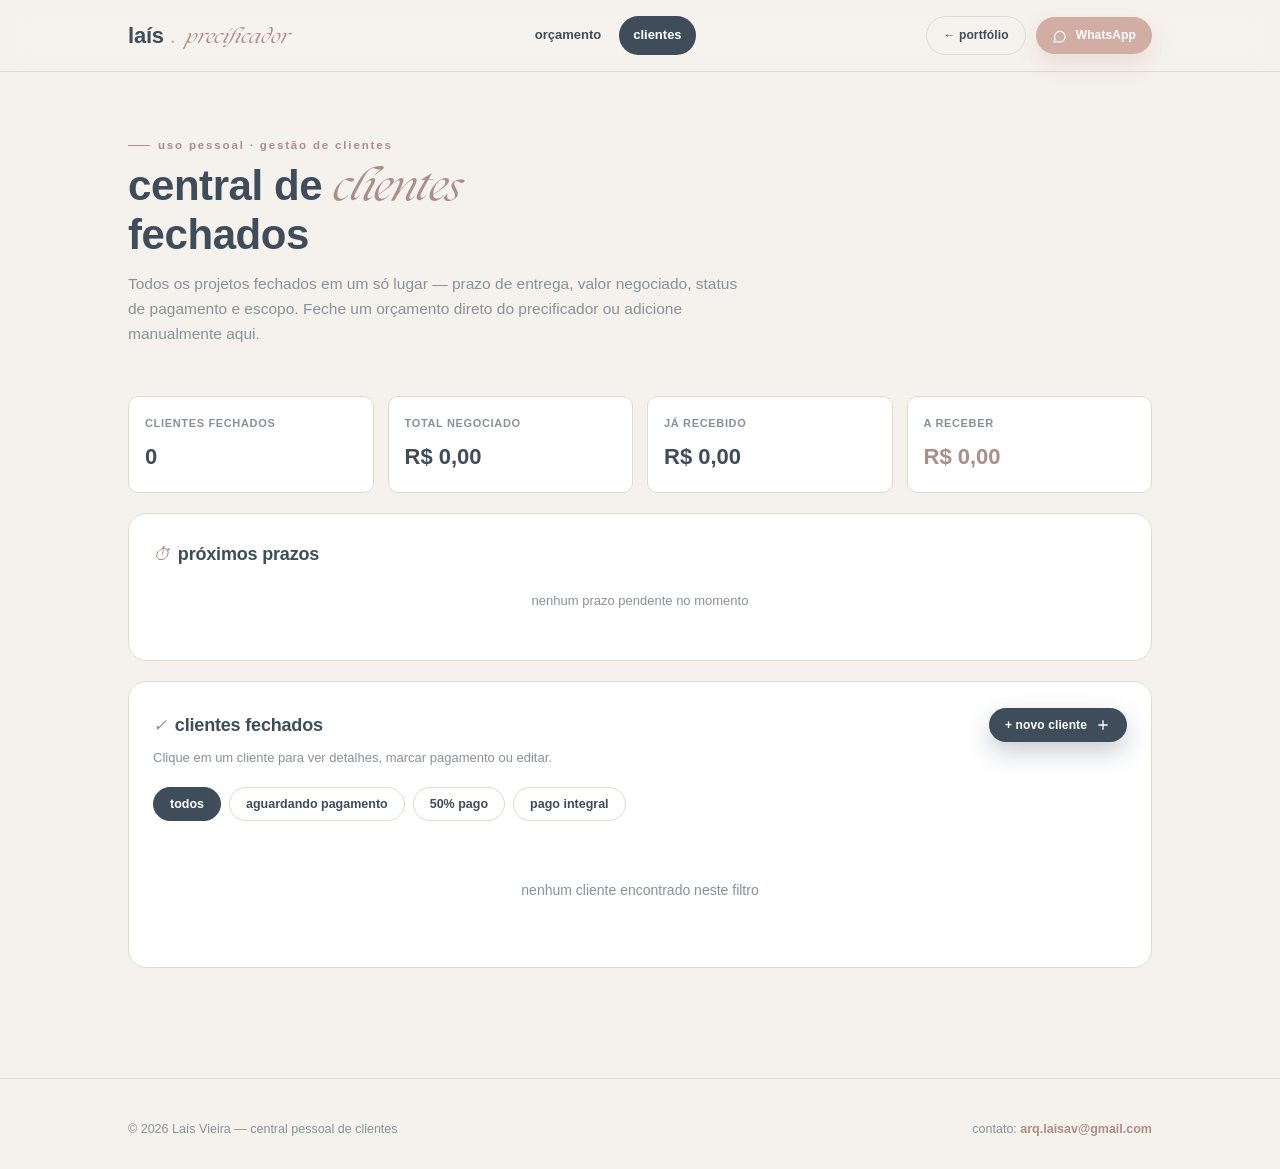
<file: clientes.html>
<!DOCTYPE html>
<html lang="pt-BR">
<head>
<meta charset="UTF-8">
<meta name="viewport" content="width=device-width, initial-scale=1.0">
<title>Central de Clientes — Laís Vieira</title>
<meta name="description" content="Central pessoal de Laís Vieira para acompanhar clientes fechados, prazos e pagamentos.">
<link rel="icon" href="data:image/svg+xml,%3Csvg xmlns='http://www.w3.org/2000/svg' viewBox='0 0 100 100'%3E%3Crect width='100' height='100' rx='24' fill='%234b5e6c'/%3E%3Ctext x='50' y='68' font-size='58' font-family='Georgia,serif' font-style='italic' fill='%23f5f2ee' text-anchor='middle'%3El%3C/text%3E%3C/svg%3E">
<link rel="stylesheet" href="precificador.css">
<link rel="stylesheet" href="clientes.css">
</head>
<body>

<header class="site-header">
  <div class="wrap">
    <a href="index.html" class="brand"><b>laís</b><span class="dot">.</span><span class="tag">precificador</span></a>
    <nav class="header-nav">
      <a href="precificador.html">orçamento</a>
      <a href="clientes.html" class="active">clientes</a>
    </nav>
    <div class="header-actions">
      <a href="index.html" class="btn btn-ghost btn-sm">← portfólio</a>
      <a href="https://api.whatsapp.com/send?phone=5511969288192" target="_blank" rel="noopener" class="btn btn-accent btn-sm">
        <svg viewBox="0 0 24 24" fill="none" stroke="currentColor" stroke-width="1.8"><path d="M3 21l1.5-4.5A8 8 0 1 1 8 20.2L3 21z"/></svg>
        WhatsApp
      </a>
    </div>
  </div>
</header>

<main>
  <section class="hero">
    <div class="wrap">
      <span class="eyebrow">uso pessoal · gestão de clientes</span>
      <h1>central de <em>clientes</em><br>fechados</h1>
      <p class="lead">Todos os projetos fechados em um só lugar — prazo de entrega, valor negociado, status de pagamento e escopo. Feche um orçamento direto do precificador ou adicione manualmente aqui.</p>
    </div>
  </section>

  <section class="tool">
    <div class="wrap">

      <!-- ===================== RESUMO ===================== -->
      <div class="stats-row" id="stats-row"></div>

      <!-- ===================== PRÓXIMOS PRAZOS ===================== -->
      <div class="card" id="deadlines-card" style="margin-bottom:20px">
        <h2><span class="n">⏱</span>próximos prazos</h2>
        <div class="deadlines-list" id="deadlines-list"></div>
      </div>

      <!-- ===================== LISTA DE CLIENTES ===================== -->
      <div class="card">
        <div class="clients-head">
          <h2><span class="n">✓</span>clientes fechados</h2>
          <button class="btn btn-primary btn-sm" id="btn-new-client">
            + novo cliente
            <svg viewBox="0 0 24 24" fill="none" stroke="currentColor" stroke-width="2"><path d="M12 5v14M5 12h14"/></svg>
          </button>
        </div>
        <p class="hint">Clique em um cliente para ver detalhes, marcar pagamento ou editar.</p>

        <div class="filters-row">
          <div class="chip-group" id="status-filter">
            <button class="chip active" data-val="todos">todos</button>
            <button class="chip" data-val="aberto">aguardando pagamento</button>
            <button class="chip" data-val="parcial">50% pago</button>
            <button class="chip" data-val="pago">pago integral</button>
          </div>
        </div>

        <div class="client-list" id="client-list"></div>
      </div>

    </div>
  </section>
</main>

<footer class="site-footer">
  <div class="wrap">
    <p>© 2026 Laís Vieira — central pessoal de clientes</p>
    <p>contato: <a href="mailto:arq.laisav@gmail.com">arq.laisav@gmail.com</a></p>
  </div>
</footer>

<!-- MODAL: novo/editar cliente -->
<div class="modal-overlay" id="client-form-overlay">
  <div class="modal">
    <h3 id="client-form-title">novo cliente</h3>
    <p class="mhint">Preencha os dados do projeto fechado para acompanhar prazo e pagamento.</p>
    <div class="field"><label>Nome do cliente</label><input type="text" id="f-nome" placeholder="ex: João Pereira"></div>
    <div class="row2">
      <div class="field"><label>Data de fechamento</label><input type="date" id="f-data"></div>
      <div class="field"><label>Prazo de entrega</label><input type="date" id="f-prazo"></div>
    </div>
    <div class="row2">
      <div class="field"><label>Valor da proposta</label><input type="number" id="f-valor-proposta" step="1"></div>
      <div class="field"><label>Valor negociado</label><input type="number" id="f-valor-negociado" step="1"></div>
    </div>
    <div class="field"><label>Escopo / descrição</label><textarea id="f-escopo"></textarea></div>
    <div class="row2">
      <label class="check-item"><input type="checkbox" id="f-pago50"><span class="ci-label">50% pago (entrada)</span></label>
      <label class="check-item"><input type="checkbox" id="f-pagototal"><span class="ci-label">pago integral</span></label>
    </div>
    <div class="modal-actions">
      <button class="btn btn-ghost" id="btn-cancel-form">cancelar</button>
      <button class="btn btn-primary" id="btn-save-form">salvar</button>
    </div>
  </div>
</div>

<!-- MODAL: detalhes do cliente -->
<div class="modal-overlay" id="client-detail-overlay">
  <div class="modal" id="client-detail-body"></div>
</div>

<div class="toast" id="toast"></div>

<script src="clientes.js"></script>
</body>
</html>
</file>
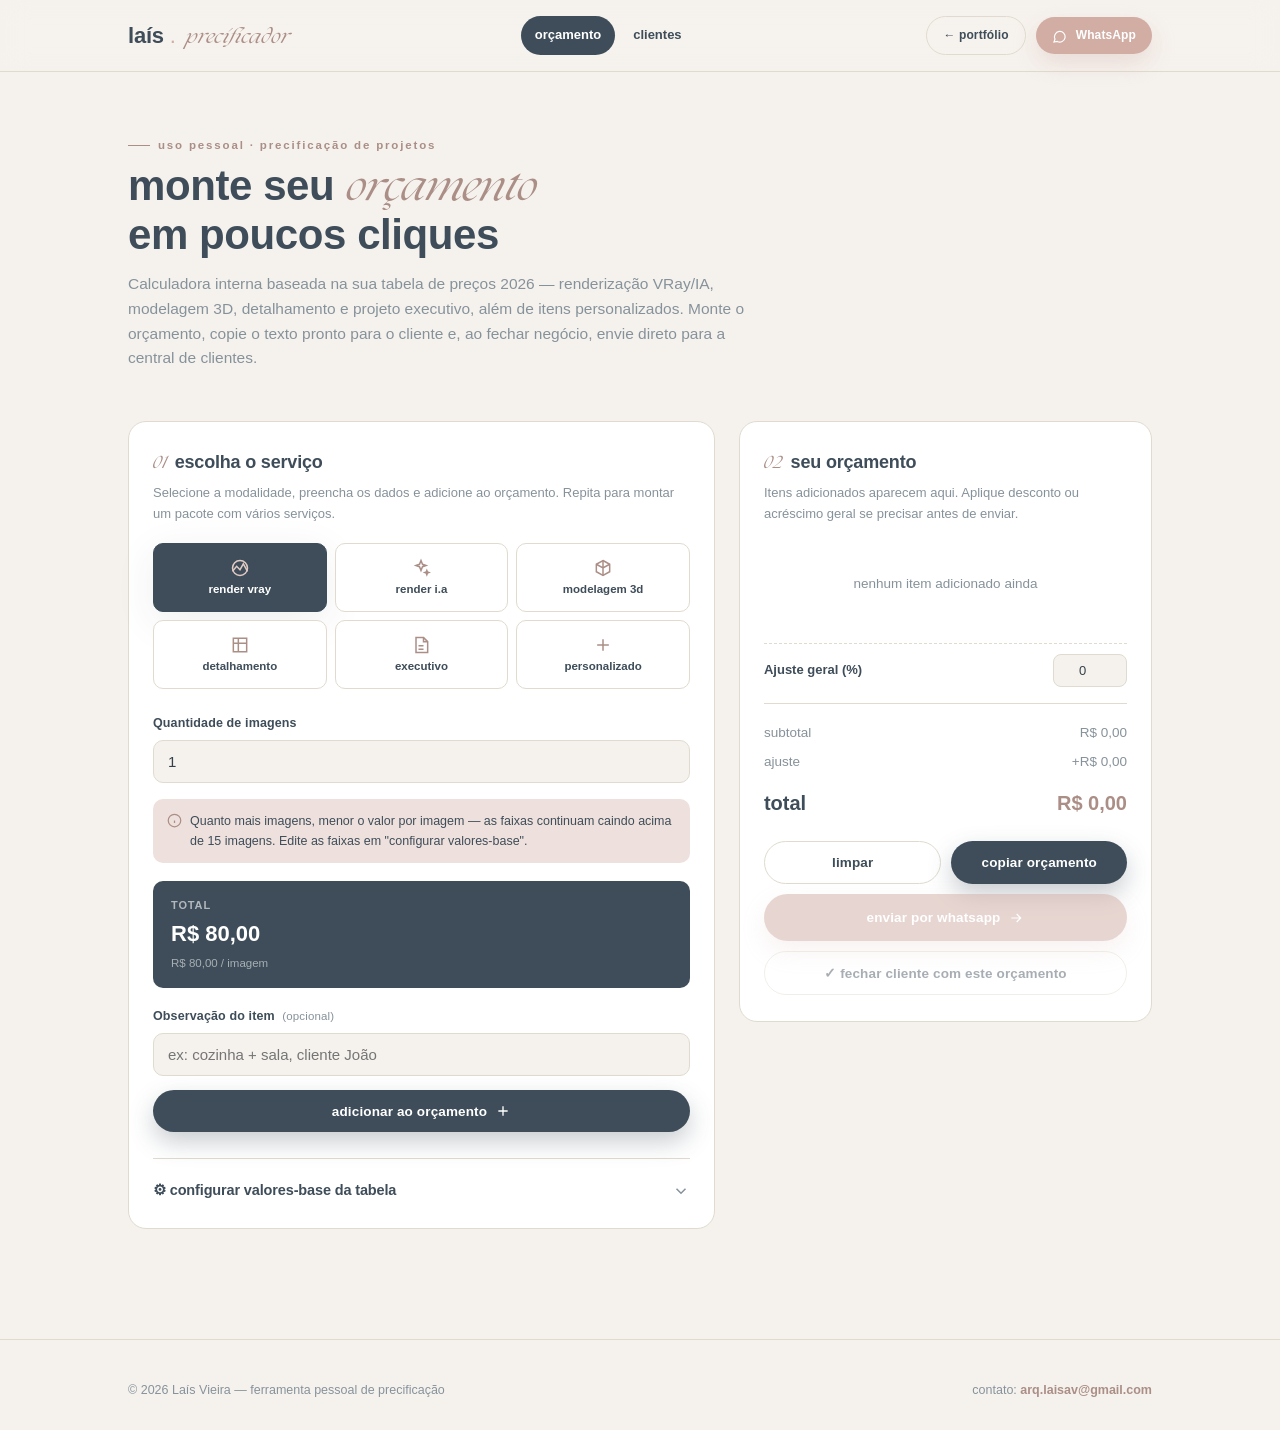
<file: precificador.html>
<!DOCTYPE html>
<html lang="pt-BR">
<head>
<meta charset="UTF-8">
<meta name="viewport" content="width=device-width, initial-scale=1.0">
<title>Precificador — Laís Vieira</title>
<meta name="description" content="Ferramenta pessoal de Laís Vieira para precificar renderização, modelagem 3D, detalhamento e projeto executivo.">
<link rel="icon" href="data:image/svg+xml,%3Csvg xmlns='http://www.w3.org/2000/svg' viewBox='0 0 100 100'%3E%3Crect width='100' height='100' rx='24' fill='%234b5e6c'/%3E%3Ctext x='50' y='68' font-size='58' font-family='Georgia,serif' font-style='italic' fill='%23f5f2ee' text-anchor='middle'%3El%3C/text%3E%3C/svg%3E">
<link rel="stylesheet" href="precificador.css">
</head>
<body>

<header class="site-header">
  <div class="wrap">
    <a href="index.html" class="brand"><b>laís</b><span class="dot">.</span><span class="tag">precificador</span></a>
    <nav class="header-nav">
      <a href="precificador.html" class="active">orçamento</a>
      <a href="clientes.html">clientes</a>
    </nav>
    <div class="header-actions">
      <a href="index.html" class="btn btn-ghost btn-sm">← portfólio</a>
      <a href="https://api.whatsapp.com/send?phone=5511969288192" target="_blank" rel="noopener" class="btn btn-accent btn-sm">
        <svg viewBox="0 0 24 24" fill="none" stroke="currentColor" stroke-width="1.8"><path d="M3 21l1.5-4.5A8 8 0 1 1 8 20.2L3 21z"/></svg>
        WhatsApp
      </a>
    </div>
  </div>
</header>

<main>
  <section class="hero">
    <div class="wrap">
      <span class="eyebrow">uso pessoal · precificação de projetos</span>
      <h1>monte seu <em>orçamento</em><br>em poucos cliques</h1>
      <p class="lead">Calculadora interna baseada na sua tabela de preços 2026 — renderização VRay/IA, modelagem 3D, detalhamento e projeto executivo, além de itens personalizados. Monte o orçamento, copie o texto pronto para o cliente e, ao fechar negócio, envie direto para a central de clientes.</p>
    </div>
  </section>

  <section class="tool">
    <div class="wrap tool-grid">

      <!-- ===================== CALCULADORA ===================== -->
      <div class="card">
        <h2><span class="n">01</span>escolha o serviço</h2>
        <p class="hint">Selecione a modalidade, preencha os dados e adicione ao orçamento. Repita para montar um pacote com vários serviços.</p>

        <div class="tabs" id="tabs">
          <button class="tab-btn active" data-tab="vray">
            <svg class="ic" viewBox="0 0 24 24" fill="none" stroke="currentColor" stroke-width="1.8"><path d="M3 16l5-6 4 4 4-7 5 9"/><circle cx="12" cy="12" r="9"/></svg>
            render vray
          </button>
          <button class="tab-btn" data-tab="ia">
            <svg class="ic" viewBox="0 0 24 24" fill="none" stroke="currentColor" stroke-width="1.8"><path d="M12 3l1.8 4.6L18 9l-4.2 1.4L12 15l-1.8-4.6L6 9l4.2-1.4L12 3z"/><path d="M19 15l.7 1.8L21.5 17.5l-1.8.7-.7 1.8-.7-1.8-1.8-.7 1.8-.7.7-1.8z"/></svg>
            render i.a
          </button>
          <button class="tab-btn" data-tab="modelagem">
            <svg class="ic" viewBox="0 0 24 24" fill="none" stroke="currentColor" stroke-width="1.8"><path d="M12 3l8 4.5v9L12 21l-8-4.5v-9L12 3z"/><path d="M12 3v18M4 7.5l8 4.5 8-4.5"/></svg>
            modelagem 3d
          </button>
          <button class="tab-btn" data-tab="detalhamento">
            <svg class="ic" viewBox="0 0 24 24" fill="none" stroke="currentColor" stroke-width="1.8"><path d="M4 4h16v16H4z"/><path d="M4 10h16M10 4v16"/></svg>
            detalhamento
          </button>
          <button class="tab-btn" data-tab="executivo">
            <svg class="ic" viewBox="0 0 24 24" fill="none" stroke="currentColor" stroke-width="1.8"><path d="M6 3h9l5 5v13H6z"/><path d="M15 3v5h5M9 13h6M9 17h6"/></svg>
            executivo
          </button>
          <button class="tab-btn" data-tab="custom">
            <svg class="ic" viewBox="0 0 24 24" fill="none" stroke="currentColor" stroke-width="1.8"><path d="M12 5v14M5 12h14"/></svg>
            personalizado
          </button>
        </div>

        <!-- RENDER VRAY -->
        <div class="pane active" data-pane="vray">
          <div class="field">
            <label>Quantidade de imagens</label>
            <input type="number" id="vray-qtd" min="1" value="1" step="1">
          </div>
          <div class="tier-note">
            <svg viewBox="0 0 24 24" fill="none" stroke="currentColor" stroke-width="2"><circle cx="12" cy="12" r="10"/><path d="M12 16v-4M12 8h.01"/></svg>
            <span>Quanto mais imagens, menor o valor por imagem — as faixas continuam caindo acima de 15 imagens. Edite as faixas em "configurar valores-base".</span>
          </div>
          <div class="preview" id="vray-preview">
            <div><div class="lbl">total</div><div class="val">R$ 0,00</div><div class="rate"></div></div>
          </div>
        </div>

        <!-- RENDER IA -->
        <div class="pane" data-pane="ia">
          <div class="field">
            <label>Quantidade de imagens</label>
            <input type="number" id="ia-qtd" min="1" value="1" step="1">
          </div>
          <div class="tier-note">
            <svg viewBox="0 0 24 24" fill="none" stroke="currentColor" stroke-width="2"><circle cx="12" cy="12" r="10"/><path d="M12 16v-4M12 8h.01"/></svg>
            <span>Renderização por IA — entrega mais rápida, ótimo custo-benefício. Mesma lógica de faixas progressivas do VRay.</span>
          </div>
          <div class="preview" id="ia-preview">
            <div><div class="lbl">total</div><div class="val">R$ 0,00</div><div class="rate"></div></div>
          </div>
        </div>

        <!-- MODELAGEM -->
        <div class="pane" data-pane="modelagem">
          <div class="field">
            <label>Área do projeto <span class="sub">(m²)</span></label>
            <input type="number" id="mdl-area" min="1" value="50" step="0.5">
          </div>
          <div class="tier-note">
            <svg viewBox="0 0 24 24" fill="none" stroke="currentColor" stroke-width="2"><circle cx="12" cy="12" r="10"/><path d="M12 16v-4M12 8h.01"/></svg>
            <span>Pequeno porte até 50m², médio de 51 a 120m², grande acima de 120m². Não inclui texturas, iluminação ou render.</span>
          </div>
          <div class="preview" id="mdl-preview">
            <div><div class="lbl">total</div><div class="val">R$ 0,00</div><div class="rate"></div></div>
          </div>
        </div>

        <!-- DETALHAMENTO -->
        <div class="pane" data-pane="detalhamento">
          <div class="field">
            <label>Modalidade</label>
            <div class="chip-group" id="det-modalidade">
              <button class="chip active" data-val="itens">Itens (marcenaria, marmoraria...)</button>
              <button class="chip" data-val="ambientes">Ambientes (banheiro, cozinha...)</button>
            </div>
          </div>
          <div class="field preset-select">
            <label>Tipo <span class="sub">(padrões mais comuns)</span></label>
            <select id="det-preset"></select>
          </div>
          <div class="field" id="det-outro-wrap" style="display:none">
            <label>Especifique o tipo</label>
            <input type="text" id="det-outro" placeholder="ex: painel ripado sob medida">
          </div>
          <div class="field">
            <label id="det-label">Quantidade de peças</label>
            <input type="number" id="det-qtd" min="1" value="1" step="1">
          </div>
          <div class="tier-note">
            <svg viewBox="0 0 24 24" fill="none" stroke="currentColor" stroke-width="2"><circle cx="12" cy="12" r="10"/><path d="M12 16v-4M12 8h.01"/></svg>
            <span>Valores "a partir de" — pacotes maiores costumam ter desconto combinado à parte.</span>
          </div>
          <div class="preview" id="det-preview">
            <div><div class="lbl">total</div><div class="val">R$ 0,00</div><div class="rate"></div></div>
          </div>
        </div>

        <!-- EXECUTIVO -->
        <div class="pane" data-pane="executivo">
          <div class="field">
            <label>Modalidade</label>
            <div class="chip-group" id="exe-modalidade">
              <button class="chip active" data-val="interiores">Executivo de Interiores</button>
              <button class="chip" data-val="arquitetonico">Executivo Arquitetônico</button>
            </div>
          </div>
          <div class="row3">
            <div class="field">
              <label>Área <span class="sub">(m²)</span></label>
              <input type="number" id="exe-area" min="1" value="80" step="0.5">
            </div>
            <div class="field">
              <label>Ajuste <span class="sub">(urgência/complexidade, %)</span></label>
              <input type="number" id="exe-ajuste" value="0" step="1">
            </div>
          </div>
          <div class="field">
            <label>Plantas e vistas incluídas <span class="sub">(desmarque o que não faz parte deste projeto)</span></label>
            <div class="checklist" id="exe-checklist"></div>
            <div class="checklist-summary">
              <span>escopo selecionado</span>
              <span><b id="exe-checklist-pct">100%</b> do executivo completo</span>
            </div>
          </div>
          <div class="tier-note">
            <svg viewBox="0 0 24 24" fill="none" stroke="currentColor" stroke-width="2"><circle cx="12" cy="12" r="10"/><path d="M12 16v-4M12 8h.01"/></svg>
            <span>Nem todo projeto executivo é completo — desmarque as plantas/vistas que não entram no escopo. O briefing inicial é gratuito; este valor é uma base para orçar antes do fechado final.</span>
          </div>
          <div class="preview" id="exe-preview">
            <div><div class="lbl">total</div><div class="val">R$ 0,00</div><div class="rate"></div></div>
          </div>
        </div>

        <!-- PERSONALIZADO -->
        <div class="pane" data-pane="custom">
          <div class="field">
            <label>Título do serviço</label>
            <input type="text" id="custom-titulo" placeholder="ex: Diagramação de Slides">
          </div>
          <div class="field">
            <label>Escopo <span class="sub">(um item por linha)</span></label>
            <textarea id="custom-escopo" placeholder="diagramação de ~21 páginas de slides&#10;organização visual e alinhamento&#10;padronização de fontes, cores e elementos&#10;ajustes estéticos para melhor apresentação"></textarea>
            <div class="scope-hint">cada linha vira um item de "📄 serviço" no orçamento final</div>
          </div>
          <div class="field">
            <label>Valor <span class="sub">(R$)</span></label>
            <input type="number" id="custom-valor" min="0" value="0" step="1">
          </div>
          <div class="preview" id="custom-preview">
            <div><div class="lbl">total</div><div class="val">R$ 0,00</div><div class="rate"></div></div>
          </div>
        </div>

        <div class="add-row">
          <div class="field">
            <label>Observação do item <span class="sub">(opcional)</span></label>
            <input type="text" id="item-nota" placeholder="ex: cozinha + sala, cliente João">
          </div>
        </div>
        <button class="btn btn-primary" id="btn-add" style="margin-top:14px;width:100%">
          adicionar ao orçamento
          <svg viewBox="0 0 24 24" fill="none" stroke="currentColor" stroke-width="2"><path d="M12 5v14M5 12h14"/></svg>
        </button>

        <!-- CONFIGURAÇÕES -->
        <div style="margin-top:26px;padding-top:20px;border-top:1px solid var(--line)">
          <div class="settings-toggle" id="settings-toggle">
            <h2 style="font-size:14.5px">⚙ configurar valores-base da tabela</h2>
            <svg viewBox="0 0 24 24" fill="none" stroke="currentColor" stroke-width="2"><path d="M6 9l6 6 6-6"/></svg>
          </div>
          <div class="settings-body" id="settings-body">
            <p class="hint" style="margin-bottom:16px">Reajuste sua tabela quando quiser — os valores ficam salvos neste navegador.</p>

            <div class="settings-sub">faixas · render vray (R$/imagem)</div>
            <div class="tier-editor" id="tier-vray"></div>
            <button class="tier-add" data-add-tier="vray">+ adicionar faixa</button>

            <div class="settings-sub">faixas · render i.a (R$/imagem)</div>
            <div class="tier-editor" id="tier-ia"></div>
            <button class="tier-add" data-add-tier="ia">+ adicionar faixa</button>

            <div class="settings-sub">modelagem 3d (R$/m²)</div>
            <div class="rate-grid">
              <div class="rate-field"><label>Até 50m²</label><input type="number" id="r-mdl-1"></div>
              <div class="rate-field"><label>51–120m²</label><input type="number" id="r-mdl-2"></div>
              <div class="rate-field"><label>Acima de 120m²</label><input type="number" id="r-mdl-3"></div>
            </div>

            <div class="settings-sub">detalhamento</div>
            <div class="rate-grid">
              <div class="rate-field"><label>Por peça (R$)</label><input type="number" id="r-det-itens"></div>
              <div class="rate-field"><label>Por ambiente (R$)</label><input type="number" id="r-det-amb"></div>
            </div>

            <div class="settings-sub">executivo (R$/m², escopo completo)</div>
            <div class="rate-grid">
              <div class="rate-field"><label>Interiores</label><input type="number" id="r-exe-int"></div>
              <div class="rate-field"><label>Arquitetônico</label><input type="number" id="r-exe-arq"></div>
            </div>

            <div class="settings-actions">
              <button class="btn btn-primary btn-sm" id="btn-save-rates">salvar valores</button>
              <button class="btn btn-ghost btn-sm" id="btn-reset-rates">restaurar padrão 2026</button>
            </div>
          </div>
        </div>
      </div>

      <!-- ===================== ORÇAMENTO ===================== -->
      <div class="card" style="position:sticky;top:96px">
        <h2><span class="n">02</span>seu orçamento</h2>
        <p class="hint">Itens adicionados aparecem aqui. Aplique desconto ou acréscimo geral se precisar antes de enviar.</p>

        <div class="cart-list" id="cart-list">
          <div class="cart-empty">nenhum item adicionado ainda</div>
        </div>

        <div class="adjust-row">
          <label>Ajuste geral (%)</label>
          <div class="adj-controls">
            <input type="number" id="global-adjust" value="0" step="1">
          </div>
        </div>

        <div class="totals">
          <div class="t-row"><span>subtotal</span><span id="t-subtotal">R$ 0,00</span></div>
          <div class="t-row"><span>ajuste</span><span id="t-adjust">R$ 0,00</span></div>
          <div class="t-row final"><span>total</span><b id="t-total">R$ 0,00</b></div>
        </div>

        <div class="cart-actions">
          <button class="btn btn-ghost" id="btn-clear">limpar</button>
          <button class="btn btn-primary" id="btn-copy">copiar orçamento</button>
        </div>
        <a class="btn btn-accent" id="btn-whatsapp" style="width:100%;margin-top:10px" target="_blank" rel="noopener">
          enviar por whatsapp
          <svg viewBox="0 0 24 24" fill="none" stroke="currentColor" stroke-width="1.8"><path d="M5 12h14M13 6l6 6-6 6"/></svg>
        </a>
        <button class="btn btn-ghost" id="btn-close-client" style="width:100%;margin-top:10px">
          ✓ fechar cliente com este orçamento
        </button>
      </div>

    </div>
  </section>
</main>

<footer class="site-footer">
  <div class="wrap">
    <p>© 2026 Laís Vieira — ferramenta pessoal de precificação</p>
    <p>contato: <a href="mailto:arq.laisav@gmail.com">arq.laisav@gmail.com</a></p>
  </div>
</footer>

<div class="modal-overlay" id="modal-overlay">
  <div class="modal">
    <h3>orçamento pronto para copiar</h3>
    <p class="mhint">Selecione tudo ou clique em "copiar" — o texto já sai formatado para enviar por WhatsApp ou e-mail.</p>
    <textarea id="modal-text" readonly></textarea>
    <div class="modal-actions">
      <button class="btn btn-ghost" id="btn-close-modal">fechar</button>
      <button class="btn btn-primary" id="btn-copy-text">copiar texto</button>
    </div>
  </div>
</div>

<div class="modal-overlay" id="client-modal-overlay">
  <div class="modal">
    <h3>fechar cliente</h3>
    <p class="mhint">Isso salva este orçamento na sua central de clientes fechados, pronta para acompanhar pagamento e prazo.</p>
    <div class="field"><label>Nome do cliente</label><input type="text" id="cm-nome" placeholder="ex: João Pereira"></div>
    <div class="row2">
      <div class="field"><label>Data de fechamento</label><input type="date" id="cm-data"></div>
      <div class="field"><label>Prazo de entrega</label><input type="date" id="cm-prazo"></div>
    </div>
    <div class="row2">
      <div class="field"><label>Valor da proposta</label><input type="number" id="cm-valor-proposta" step="1"></div>
      <div class="field"><label>Valor negociado</label><input type="number" id="cm-valor-negociado" step="1"></div>
    </div>
    <div class="field"><label>Escopo / descrição</label><textarea id="cm-escopo"></textarea></div>
    <div class="modal-actions">
      <button class="btn btn-ghost" id="btn-close-client-modal">cancelar</button>
      <button class="btn btn-primary" id="btn-save-client">salvar cliente</button>
    </div>
  </div>
</div>

<div class="toast" id="toast"></div>

<script src="precificador.js"></script>
</body>
</html>
</file>
<file: precificador.css>
/* =========================================================
   Precificador — Laís Vieira | usa os mesmos tokens do portfólio
   ========================================================= */
@font-face{
  font-family:'The Seasons';src:url('TheSeasonsReg.otf') format('opentype');
  font-weight:400;font-style:normal;font-display:swap;
}
@font-face{
  font-family:'The Seasons';src:url('TheSeasonsLt.otf') format('opentype');
  font-weight:300;font-style:normal;font-display:swap;
}
@font-face{
  font-family:'The Seasons';src:url('TheSeasonsLtIt.otf') format('opentype');
  font-weight:300;font-style:italic;font-display:swap;
}
@font-face{
  font-family:'The Seasons';src:url('TheSeasonsIt.otf') format('opentype');
  font-weight:500;font-style:italic;font-display:swap;
}
@font-face{
  font-family:'The Seasons';src:url('TheSeasonsBd.otf') format('opentype');
  font-weight:700;font-style:normal;font-display:swap;
}
@font-face{
  font-family:'The Seasons';src:url('TheSeasonsBdIt.otf') format('opentype');
  font-weight:700;font-style:italic;font-display:swap;
}
:root{
  --cream: #f5f2ee;
  --cream-2: #d9d3c4;
  --card: #ffffff;
  --navy: #4b5e6c;
  --navy-dark: #3e4d59;
  --navy-soft: rgba(75,94,108,.08);
  --terra: #d1ada4;
  --terra-dark: #ab8e86;
  --terra-soft: #e1cac4;
  --terra-tint: #eee0dc;
  --ink: #334049;
  --muted: #86929a;
  --line: #e0dbce;
  --good: #4f8f68;
  --good-tint: #e4f0e8;
  --warn: #b8763f;
  --warn-tint: #f5e8db;
  --radius: 18px;
  --radius-sm: 10px;
  --shadow: 0 10px 40px rgba(51,54,58,.08);
  --shadow-lg: 0 24px 60px rgba(43,52,58,.16);
  --script: "The Seasons", "Mrs Saint Delafield", cursive;
  --sans: "Poppins", -apple-system, BlinkMacSystemFont, "Segoe UI", sans-serif;
  --maxw: 1120px;
  --ease: cubic-bezier(.19,1,.22,1);
}

*,*::before,*::after{box-sizing:border-box;margin:0;padding:0}
html{scroll-behavior:smooth}
html,body{width:100%;overflow-x:hidden}
body{
  background:var(--cream);color:var(--ink);font-family:var(--sans);
  font-size:16px;line-height:1.6;-webkit-font-smoothing:antialiased;
}
a{color:inherit;text-decoration:none}
ul{list-style:none}
button{font-family:inherit;border:none;background:none;cursor:pointer;color:inherit}
input,select,textarea{font-family:inherit;font-size:inherit;color:inherit}
.wrap{max-width:var(--maxw);margin:0 auto;padding:0 clamp(20px,4vw,48px)}
section{position:relative}
::selection{background:var(--terra-soft);color:var(--navy-dark)}

h1,h2,h3,h4{font-family:var(--sans);color:var(--navy-dark);font-weight:700;letter-spacing:-.01em}
.script{font-family:var(--script);font-style:italic;font-weight:500;color:var(--terra-dark)}
.eyebrow{display:inline-flex;align-items:center;gap:8px;font-size:11.5px;font-weight:700;letter-spacing:.16em;color:var(--terra-dark)}
.eyebrow::before{content:"";width:22px;height:1.5px;background:var(--terra-dark);display:inline-block}

/* ---------- header ---------- */
.site-header{position:sticky;top:0;left:0;right:0;z-index:1000;padding:16px 0;background:rgba(245,242,238,.9);backdrop-filter:blur(14px) saturate(160%);border-bottom:1px solid var(--line)}
.site-header .wrap{display:flex;align-items:center;justify-content:space-between;gap:20px;flex-wrap:wrap}
.brand{display:flex;align-items:baseline;gap:6px;font-size:22px;color:var(--navy-dark)}
.brand b{font-weight:700;letter-spacing:-.01em}
.brand .dot{color:var(--terra)}
.brand .tag{font-family:var(--script);font-style:italic;font-size:20px;color:var(--terra-dark);margin-left:4px}
.header-actions{display:flex;align-items:center;gap:10px;flex-wrap:wrap}
.header-nav{display:flex;align-items:center;gap:4px}
.header-nav a{padding:9px 14px;font-size:13px;font-weight:700;color:var(--navy-dark);border-radius:100px;transition:background .2s}
.header-nav a:hover{background:var(--navy-soft)}
.header-nav a.active{background:var(--navy-dark);color:#fff}

.btn{display:inline-flex;align-items:center;justify-content:center;gap:8px;padding:13px 22px;border-radius:100px;font-weight:700;font-size:13.5px;letter-spacing:.01em;transition:transform .25s var(--ease),box-shadow .25s var(--ease),background .2s,color .2s;white-space:nowrap}
.btn svg{width:16px;height:16px;flex-shrink:0}
.btn-primary{background:var(--navy-dark);color:#fff;box-shadow:0 10px 24px rgba(62,77,89,.28)}
.btn-primary:hover{transform:translateY(-2px);box-shadow:0 16px 32px rgba(62,77,89,.34)}
.btn-accent{background:var(--terra);color:#fff;box-shadow:0 10px 24px rgba(209,173,164,.32)}
.btn-accent:hover{transform:translateY(-2px);background:var(--terra-dark)}
.btn-ghost{background:transparent;color:var(--navy-dark);border:1.5px solid var(--line)}
.btn-ghost:hover{border-color:var(--navy-dark)}
.btn-sm{padding:9px 16px;font-size:12px}
.btn:disabled{opacity:.45;cursor:not-allowed;transform:none!important}

/* ---------- hero ---------- */
.hero{padding:56px 0 30px}
.hero-top{display:flex;align-items:center;justify-content:space-between;margin-bottom:16px}
.hero h1{font-size:clamp(28px,4.4vw,42px);line-height:1.1;margin-top:8px}
.hero h1 em{font-family:var(--script);font-style:italic;color:var(--terra-dark);font-weight:500}
.hero p.lead{color:var(--muted);max-width:620px;margin-top:14px;font-size:15.5px}

/* ---------- layout ---------- */
.tool{padding:20px 0 90px}
.tool-grid{display:grid;grid-template-columns:1.35fr .95fr;gap:24px;align-items:start}
.card{background:var(--card);border:1px solid var(--line);border-radius:var(--radius);padding:26px 24px}
.card h2{font-size:18px}
.card h2 .n{font-family:var(--script);font-style:italic;color:var(--terra-dark);font-weight:500;margin-right:8px;font-size:17px}
.card > p.hint{font-size:13px;color:var(--muted);margin-top:6px;margin-bottom:18px}

/* service tabs — grid of standalone chips (no wrapping pill artifacts) */
.tabs{display:grid;grid-template-columns:repeat(3,1fr);gap:8px;margin-bottom:24px}
.tab-btn{
  display:flex;flex-direction:column;align-items:center;justify-content:center;gap:4px;
  padding:14px 8px;border-radius:var(--radius-sm);border:1.5px solid var(--line);background:var(--card);
  font-size:11.5px;font-weight:700;color:var(--navy-dark);transition:all .2s var(--ease);text-align:center;line-height:1.3;
}
.tab-btn .ic{width:20px;height:20px;color:var(--terra-dark);transition:color .2s}
.tab-btn:hover{border-color:var(--terra);transform:translateY(-1px)}
.tab-btn.active{background:var(--navy-dark);border-color:var(--navy-dark);color:#fff;box-shadow:var(--shadow)}
.tab-btn.active .ic{color:var(--terra-soft)}

.pane{display:none}
.pane.active{display:block}

.field{margin-bottom:16px}
.field label{display:block;font-size:12.5px;font-weight:700;color:var(--navy-dark);margin-bottom:7px;letter-spacing:.01em}
.field .sub{font-weight:500;color:var(--muted);font-size:11.5px;margin-left:4px}
.field input[type=number],.field input[type=text],.field input[type=date],.field select,.field textarea{
  width:100%;padding:12px 14px;border-radius:var(--radius-sm);border:1.5px solid var(--line);
  background:var(--cream);font-size:15px;color:var(--ink);transition:border-color .2s;
}
.field textarea{resize:vertical;min-height:96px;font-size:13.5px;line-height:1.55}
.field input:focus,.field select:focus,.field textarea:focus{outline:none;border-color:var(--terra)}
.row2{display:grid;grid-template-columns:1fr 1fr;gap:14px}
.row3{display:grid;grid-template-columns:1fr 1fr 1fr;gap:14px}
.chip-group{display:flex;flex-wrap:wrap;gap:8px}
.chip{padding:9px 16px;border-radius:100px;border:1.5px solid var(--line);font-size:12.5px;font-weight:700;color:var(--navy-dark);transition:all .2s}
.chip.active{background:var(--navy-dark);border-color:var(--navy-dark);color:#fff}
.chip:hover{border-color:var(--terra)}

.tier-note{display:flex;gap:8px;align-items:flex-start;background:var(--terra-tint);border-radius:var(--radius-sm);padding:12px 14px;font-size:12.5px;color:var(--navy-dark);margin:16px 0}
.tier-note svg{width:15px;height:15px;flex-shrink:0;margin-top:2px;color:var(--terra-dark)}

.preview{display:flex;align-items:center;justify-content:space-between;background:var(--navy-dark);border-radius:var(--radius-sm);padding:16px 18px;margin-top:18px;gap:10px;flex-wrap:wrap}
.preview .lbl{font-size:11px;font-weight:700;letter-spacing:.08em;color:rgba(255,255,255,.6);text-transform:uppercase}
.preview .val{font-size:22px;font-weight:700;color:#fff;margin-top:2px}
.preview .rate{font-size:11.5px;color:rgba(255,255,255,.55);margin-top:2px}

.add-row{display:flex;gap:10px;margin-top:18px}
.add-row .field{flex:1;margin-bottom:0}

/* ---------- checklist (executivo plantas/vistas, detalhamento presets) ---------- */
.checklist{display:flex;flex-direction:column;gap:8px}
.check-item{
  display:flex;align-items:center;gap:12px;padding:11px 14px;border:1.5px solid var(--line);
  border-radius:var(--radius-sm);background:var(--cream);cursor:pointer;transition:border-color .2s,background .2s;
}
.check-item:hover{border-color:var(--terra)}
.check-item input[type=checkbox]{
  width:19px;height:19px;flex-shrink:0;border-radius:6px;border:1.5px solid var(--line);appearance:none;
  background:var(--card);cursor:pointer;position:relative;transition:background .2s,border-color .2s;
}
.check-item input[type=checkbox]:checked{background:var(--navy-dark);border-color:var(--navy-dark)}
.check-item input[type=checkbox]:checked::after{
  content:"";position:absolute;left:5px;top:1px;width:5px;height:10px;border:solid #fff;
  border-width:0 2px 2px 0;transform:rotate(45deg);
}
.check-item .ci-label{flex:1;font-size:13px;font-weight:600;color:var(--ink)}
.check-item.disabled .ci-label{color:var(--muted)}
.check-item .ci-pct{font-size:11px;color:var(--muted);font-weight:700;flex-shrink:0}
.checklist-summary{display:flex;justify-content:space-between;font-size:12px;color:var(--muted);margin-top:10px;padding-top:10px;border-top:1px dashed var(--line)}
.checklist-summary b{color:var(--navy-dark)}

/* preset selector for detalhamento */
.preset-select{margin-bottom:14px}

/* custom scope textarea helper */
.scope-hint{font-size:11px;color:var(--muted);margin-top:6px}

/* ---------- cart / summary ---------- */
.cart-list{display:flex;flex-direction:column;gap:10px;margin-bottom:18px;max-height:360px;overflow-y:auto}
.cart-empty{text-align:center;padding:30px 10px;color:var(--muted);font-size:13.5px}
.cart-item{display:flex;justify-content:space-between;gap:10px;align-items:flex-start;background:var(--cream);border:1px solid var(--line);border-radius:var(--radius-sm);padding:13px 14px}
.cart-item .ci-title{font-size:13.5px;font-weight:700;color:var(--navy-dark)}
.cart-item .ci-desc{font-size:11.5px;color:var(--muted);margin-top:3px;line-height:1.5}
.cart-item .ci-right{text-align:right;flex-shrink:0}
.cart-item .ci-price{font-size:14.5px;font-weight:700;color:var(--navy-dark)}
.cart-item .ci-remove{margin-top:6px;font-size:11px;color:var(--terra-dark);font-weight:700}
.cart-item .ci-remove:hover{text-decoration:underline}

.adjust-row{display:flex;justify-content:space-between;align-items:center;padding:10px 0;border-top:1px dashed var(--line);font-size:13px}
.adjust-row label{font-weight:600;color:var(--navy-dark)}
.adjust-row .adj-controls{display:flex;align-items:center;gap:8px}
.adjust-row input[type=number]{width:74px;padding:8px 10px;border-radius:8px;border:1.5px solid var(--line);background:var(--cream);text-align:center}

.totals{margin-top:6px;padding-top:14px;border-top:1px solid var(--line)}
.totals .t-row{display:flex;justify-content:space-between;font-size:13.5px;color:var(--muted);padding:4px 0}
.totals .t-row.final{font-size:20px;font-weight:700;color:var(--navy-dark);padding-top:10px}
.totals .t-row.final b{color:var(--terra-dark)}

.cart-actions{display:flex;flex-wrap:wrap;gap:10px;margin-top:18px}
.cart-actions .btn{flex:1}

/* ---------- settings ---------- */
.settings-toggle{display:flex;align-items:center;justify-content:space-between;cursor:pointer;user-select:none}
.settings-toggle svg{width:18px;height:18px;color:var(--muted);transition:transform .25s}
.settings-toggle.open svg{transform:rotate(180deg)}
.settings-body{display:none;margin-top:18px;padding-top:18px;border-top:1px solid var(--line)}
.settings-body.open{display:block}
.settings-sub{font-size:12px;font-weight:800;letter-spacing:.06em;text-transform:uppercase;color:var(--terra-dark);margin:18px 0 10px}
.settings-sub:first-child{margin-top:0}
.rate-grid{display:grid;grid-template-columns:1fr 1fr;gap:10px 14px}
.rate-field label{font-size:11.5px;color:var(--muted);font-weight:600;display:block;margin-bottom:5px}
.rate-field input{width:100%;padding:9px 10px;border-radius:8px;border:1.5px solid var(--line);background:var(--cream);font-size:13px}
.settings-actions{display:flex;gap:10px;margin-top:16px}

.tier-editor{display:flex;flex-direction:column;gap:8px}
.tier-row{display:grid;grid-template-columns:1fr 1fr auto;gap:8px;align-items:center}
.tier-row input{padding:9px 10px;border-radius:8px;border:1.5px solid var(--line);background:var(--cream);font-size:13px}
.tier-row .tier-remove{width:32px;height:32px;border-radius:8px;background:var(--terra-tint);color:var(--terra-dark);display:flex;align-items:center;justify-content:center;flex-shrink:0}
.tier-row .tier-remove:hover{background:var(--terra-soft)}
.tier-add{align-self:flex-start;font-size:12px;font-weight:700;color:var(--terra-dark);padding:8px 0}
.tier-add:hover{text-decoration:underline}

/* ---------- copy modal ---------- */
.modal-overlay{position:fixed;inset:0;background:rgba(30,34,38,.6);z-index:2000;display:flex;align-items:center;justify-content:center;padding:20px;opacity:0;visibility:hidden;transition:opacity .25s,visibility .25s}
.modal-overlay.open{opacity:1;visibility:visible}
.modal{background:var(--card);border-radius:var(--radius);max-width:520px;width:100%;padding:28px;max-height:86vh;display:flex;flex-direction:column;overflow-y:auto}
.modal h3{font-size:17px;margin-bottom:4px}
.modal p.mhint{font-size:12.5px;color:var(--muted);margin-bottom:14px}
.modal textarea{flex:1;min-height:280px;width:100%;resize:vertical;padding:14px;border-radius:var(--radius-sm);border:1.5px solid var(--line);background:var(--cream);font-family:var(--sans);font-size:13px;line-height:1.6;color:var(--ink)}
.modal-actions{display:flex;gap:10px;margin-top:16px}
.modal-actions .btn{flex:1}
.toast{position:fixed;bottom:26px;left:50%;transform:translateX(-50%) translateY(20px);background:var(--navy-dark);color:#fff;padding:12px 22px;border-radius:100px;font-size:13px;font-weight:600;z-index:3000;opacity:0;transition:opacity .3s,transform .3s;pointer-events:none;text-align:center;max-width:90vw}
.toast.show{opacity:1;transform:translateX(-50%) translateY(0)}

/* ---------- footer ---------- */
.site-footer{padding:40px 0 30px;border-top:1px solid var(--line);margin-top:20px}
.site-footer .wrap{display:flex;justify-content:space-between;align-items:center;flex-wrap:wrap;gap:12px}
.site-footer p{font-size:12.5px;color:var(--muted)}
.site-footer a{color:var(--terra-dark);font-weight:600}

@media (max-width:900px){
  .tool-grid{grid-template-columns:1fr}
  .row2,.row3{grid-template-columns:1fr}
  .rate-grid{grid-template-columns:1fr}
  .tabs{grid-template-columns:repeat(3,1fr)}
}
@media (max-width:520px){
  .cart-actions{flex-direction:column}
  .add-row{flex-direction:column;align-items:stretch}
  .tabs{grid-template-columns:repeat(2,1fr)}
  .tier-row{grid-template-columns:1fr 1fr;grid-template-areas:"a b" "c c"}
}
</file>
<file: clientes.css>
/* =========================================================
   Central de Clientes — estilos específicos (usa tokens de precificador.css)
   ========================================================= */

.stats-row{display:grid;grid-template-columns:repeat(4,1fr);gap:14px;margin-bottom:20px}
.stat-box{background:var(--card);border:1px solid var(--line);border-radius:var(--radius-sm);padding:18px 16px}
.stat-box .s-lbl{font-size:11px;font-weight:700;letter-spacing:.06em;text-transform:uppercase;color:var(--muted)}
.stat-box .s-val{font-size:22px;font-weight:700;color:var(--navy-dark);margin-top:6px}
.stat-box.accent .s-val{color:var(--terra-dark)}

.deadlines-list{display:flex;flex-direction:column;gap:8px}
.deadline-item{display:flex;justify-content:space-between;align-items:center;gap:10px;padding:12px 14px;border-radius:var(--radius-sm);background:var(--cream);border:1px solid var(--line)}
.deadline-item.overdue{background:#fbeceb;border-color:#e3b3af}
.deadline-item.soon{background:var(--warn-tint);border-color:#e0c19f}
.deadline-item .d-name{font-size:13.5px;font-weight:700;color:var(--navy-dark)}
.deadline-item .d-date{font-size:12px;color:var(--muted);margin-top:2px}
.deadline-item.overdue .d-date{color:#b1453e;font-weight:700}
.deadline-item.soon .d-date{color:var(--warn);font-weight:700}
.deadline-empty{text-align:center;padding:22px 10px;color:var(--muted);font-size:13px}

.clients-head{display:flex;justify-content:space-between;align-items:center;gap:14px;flex-wrap:wrap}
.clients-head h2{font-size:18px}
.filters-row{margin:14px 0 18px}

.client-list{display:flex;flex-direction:column;gap:10px}
.client-card{
  display:grid;grid-template-columns:1.4fr .9fr .9fr .7fr;gap:14px;align-items:center;
  background:var(--cream);border:1px solid var(--line);border-radius:var(--radius-sm);
  padding:16px 18px;cursor:pointer;transition:border-color .2s,transform .2s;overflow:hidden;
}
.client-card > div{min-width:0}
.client-card:hover{border-color:var(--terra);transform:translateY(-1px)}
.client-card .cc-name{font-size:14.5px;font-weight:700;color:var(--navy-dark)}
.client-card .cc-scope{font-size:11.5px;color:var(--muted);margin-top:3px;overflow:hidden;text-overflow:ellipsis;white-space:nowrap}
.client-card .cc-col{font-size:12.5px;color:var(--ink)}
.client-card .cc-col .k{display:block;font-size:10px;font-weight:700;letter-spacing:.05em;text-transform:uppercase;color:var(--muted);margin-bottom:3px}
.client-card .cc-status{justify-self:end}

.status-badge{display:inline-flex;align-items:center;gap:6px;padding:6px 12px;border-radius:100px;font-size:11px;font-weight:800;letter-spacing:.02em;white-space:nowrap}
.status-badge.aberto{background:var(--warn-tint);color:var(--warn)}
.status-badge.parcial{background:var(--terra-tint);color:var(--terra-dark)}
.status-badge.pago{background:var(--good-tint);color:var(--good)}

.client-empty{text-align:center;padding:40px 10px;color:var(--muted);font-size:14px}

/* detail modal */
.detail-head{display:flex;justify-content:space-between;align-items:flex-start;gap:14px;margin-bottom:6px}
.detail-head h3{font-size:19px}
.detail-grid{display:grid;grid-template-columns:1fr 1fr;gap:14px 20px;margin:18px 0}
.detail-grid .dg-item .k{font-size:10.5px;font-weight:700;letter-spacing:.06em;text-transform:uppercase;color:var(--muted)}
.detail-grid .dg-item .v{font-size:15px;font-weight:700;color:var(--navy-dark);margin-top:4px}
.detail-scope{background:var(--cream);border:1px solid var(--line);border-radius:var(--radius-sm);padding:14px 16px;font-size:13px;color:var(--ink);white-space:pre-line;line-height:1.6;margin-bottom:18px;max-height:200px;overflow-y:auto}
.detail-progress{margin-bottom:18px}
.detail-progress .bar{height:10px;border-radius:100px;background:var(--line);overflow:hidden}
.detail-progress .bar-fill{height:100%;background:var(--good);border-radius:100px;transition:width .3s}
.detail-progress .bar-lbl{display:flex;justify-content:space-between;font-size:11.5px;color:var(--muted);margin-top:6px}
.detail-actions{display:flex;flex-wrap:wrap;gap:10px}
.detail-actions .btn{flex:1;min-width:130px}
.detail-actions .btn-danger{background:transparent;color:#b1453e;border:1.5px solid #e3b3af}
.detail-actions .btn-danger:hover{background:#fbeceb}

@media (max-width:900px){
  .stats-row{grid-template-columns:1fr 1fr}
  .client-card{grid-template-columns:1fr;gap:8px}
  .client-card .cc-status{justify-self:start}
  .detail-grid{grid-template-columns:1fr}
}
</file>
